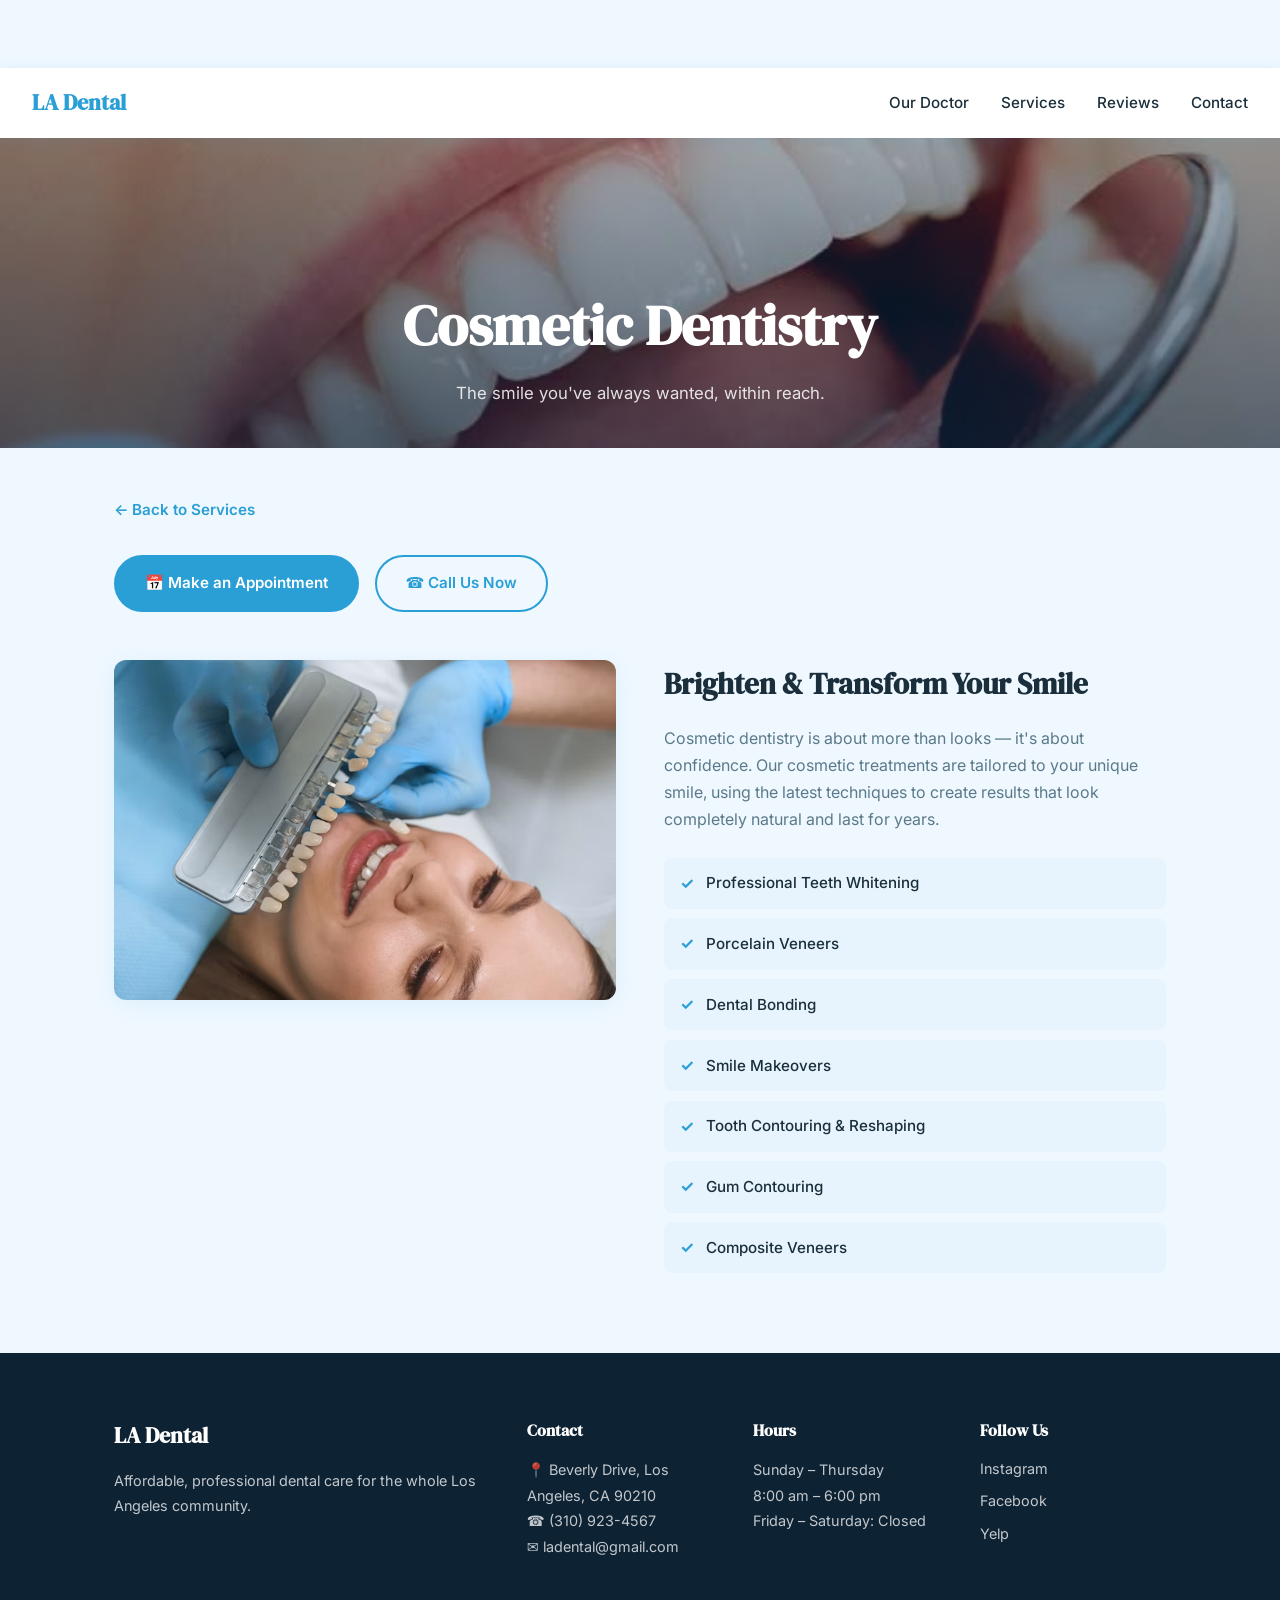
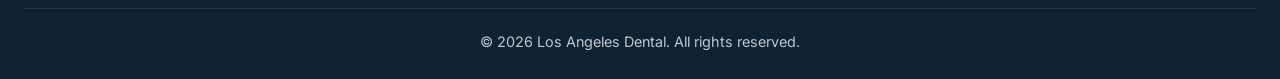
<file: cosmetic.html>
<!DOCTYPE html>
<html lang="en">
<head>
  <meta charset="UTF-8" />
  <meta name="viewport" content="width=device-width, initial-scale=1.0" />
  <title>Cosmetic Dentistry — LA Dental</title>
  <link rel="preconnect" href="https://fonts.googleapis.com" />
  <link rel="preconnect" href="https://fonts.gstatic.com" crossorigin />
  <link href="https://fonts.googleapis.com/css2?family=DM+Serif+Display:ital@0;1&family=Inter:wght@400;500;600&display=swap" rel="stylesheet" />
  <link rel="stylesheet" href="style.css" />
</head>
<body>
  <nav class="navbar">
    <a href="index.html" class="nav-logo">LA Dental</a>
    <button class="nav-toggle" id="navToggle" aria-label="Open navigation">
      <span></span><span></span><span></span>
    </button>
    <ul class="nav-links" id="navLinks">
      <li><a href="index.html#about">Our Doctor</a></li>
      <li><a href="index.html#services">Services</a></li>
      <li><a href="index.html#reviews">Reviews</a></li>
      <li><a href="index.html#footer">Contact</a></li>
    </ul>
  </nav>

  <div class="service-hero">
    <img src="Cosmetic 1.jpg" alt="Cosmetic Dentistry" />
    <div class="service-hero-text">
      <h1>Cosmetic Dentistry</h1>
      <p>The smile you've always wanted, within reach.</p>
    </div>
  </div>

  <div class="service-content">
    <a href="index.html#services" class="back-btn">← Back to Services</a>

    <div class="service-ctas">
      <a href="https://wa.me/13109234567" class="btn btn-primary">📅 Make an Appointment</a>
      <a href="tel:+13109234567" class="btn-outline-blue">☎ Call Us Now</a>
    </div>

    <div class="service-detail-grid">
      <div class="service-detail-img">
        <img src="Cosmetic 2.webp" alt="Cosmetic dental treatment" style="object-position: center 60%;" />
      </div>
      <div class="service-detail-text">
        <h2>Brighten & Transform Your Smile</h2>
        <p>Cosmetic dentistry is about more than looks — it's about confidence. Our cosmetic treatments are tailored to your unique smile, using the latest techniques to create results that look completely natural and last for years.</p>
        <ul class="treatment-list">
          <li>Professional Teeth Whitening</li>
          <li>Porcelain Veneers</li>
          <li>Dental Bonding</li>
          <li>Smile Makeovers</li>
          <li>Tooth Contouring & Reshaping</li>
          <li>Gum Contouring</li>
          <li>Composite Veneers</li>
        </ul>
      </div>
    </div>
  </div>

  <footer class="footer">
    <div class="container footer-grid">
      <div class="footer-col"><h3>LA Dental</h3><p>Affordable, professional dental care for the whole Los Angeles community.</p></div>
      <div class="footer-col"><h4>Contact</h4><p>📍 Beverly Drive, Los Angeles, CA 90210</p><p>☎ (310) 923-4567</p><p>✉️ ladental@gmail.com</p></div>
      <div class="footer-col"><h4>Hours</h4><p>Sunday – Thursday</p><p>8:00 am – 6:00 pm</p><p>Friday – Saturday: Closed</p></div>
      <div class="footer-col"><h4>Follow Us</h4><div class="footer-links"><a href="#">Instagram</a><a href="#">Facebook</a><a href="#">Yelp</a></div></div>
    </div>
    <div class="footer-bottom"><p>© 2026 Los Angeles Dental. All rights reserved.</p></div>
  </footer>
  <script src="script.js"></script>
</body>
</html>
</file>
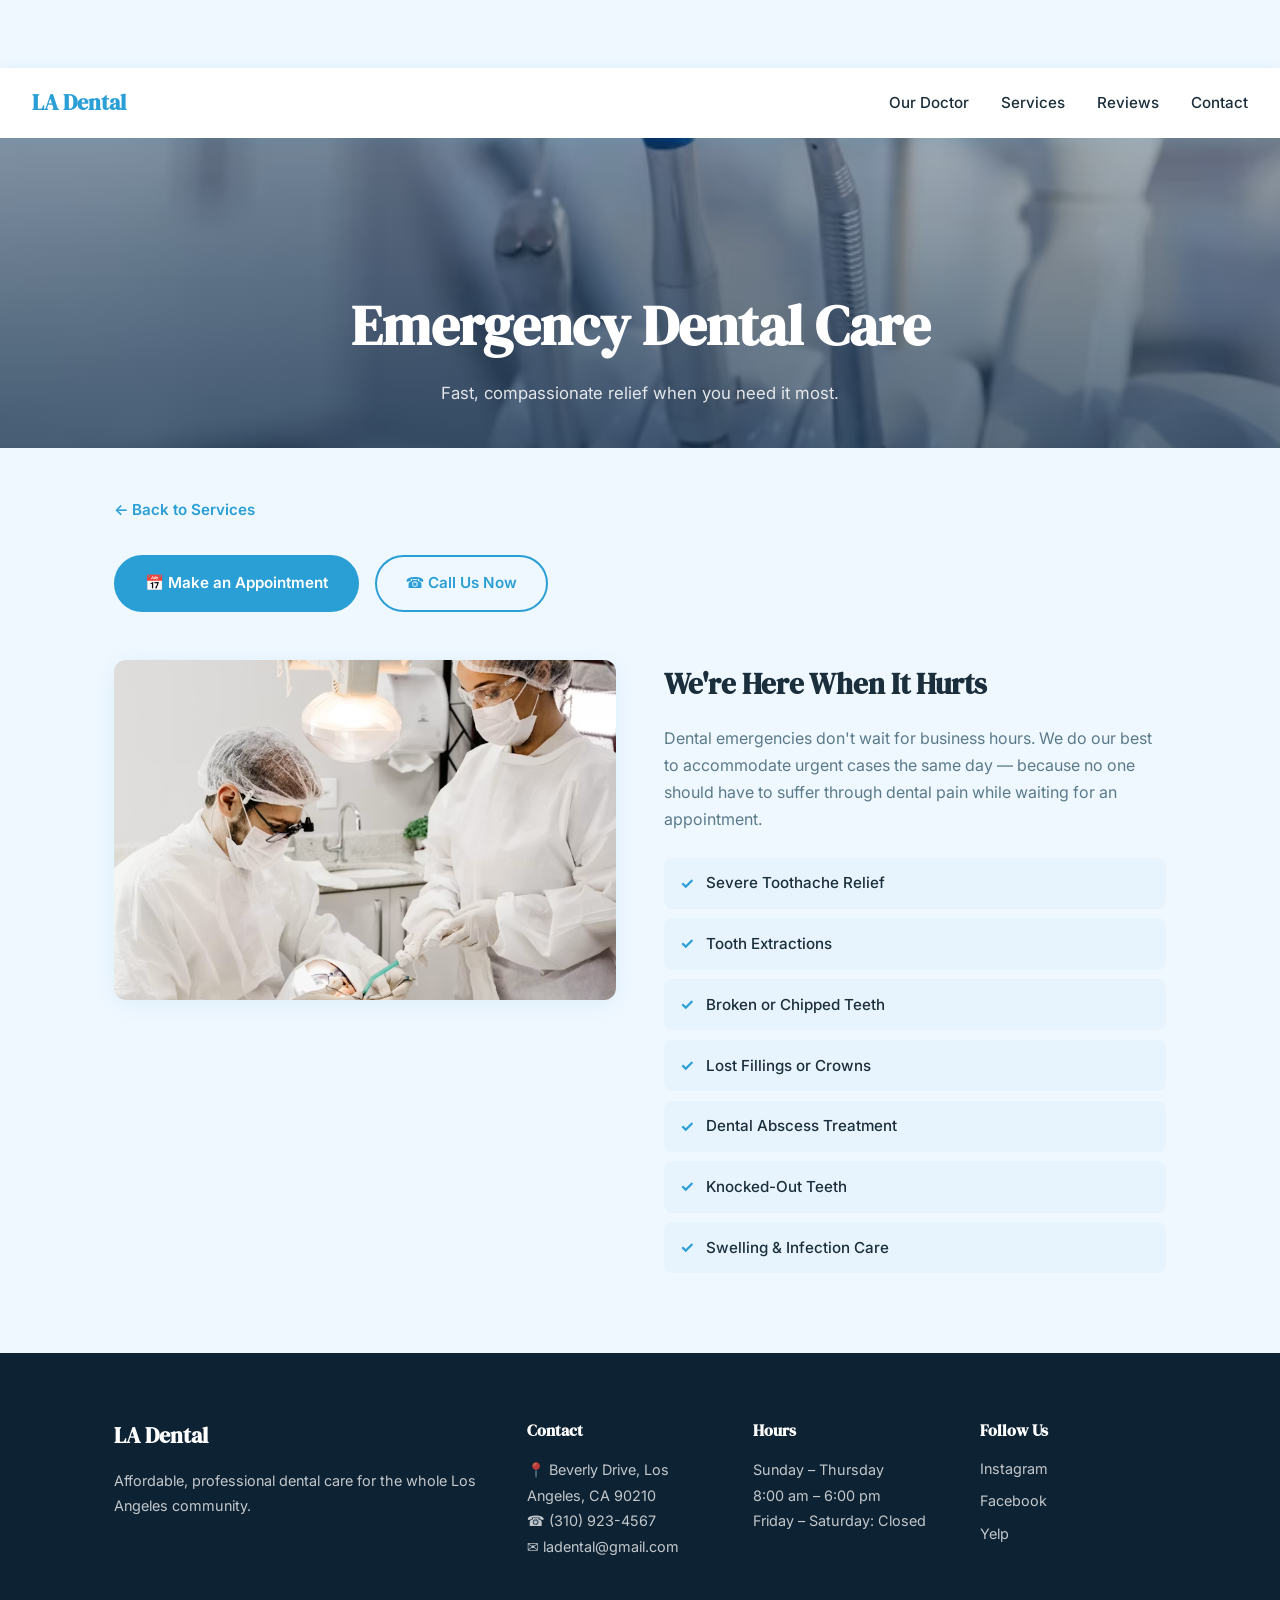
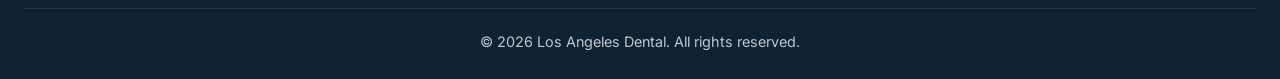
<file: emergency.html>
<!DOCTYPE html>
<html lang="en">
<head>
  <meta charset="UTF-8" />
  <meta name="viewport" content="width=device-width, initial-scale=1.0" />
  <title>Emergency Dental — LA Dental</title>
  <link rel="preconnect" href="https://fonts.googleapis.com" />
  <link rel="preconnect" href="https://fonts.gstatic.com" crossorigin />
  <link href="https://fonts.googleapis.com/css2?family=DM+Serif+Display:ital@0;1&family=Inter:wght@400;500;600&display=swap" rel="stylesheet" />
  <link rel="stylesheet" href="style.css" />
</head>
<body>
  <nav class="navbar">
    <a href="index.html" class="nav-logo">LA Dental</a>
    <button class="nav-toggle" id="navToggle" aria-label="Open navigation">
      <span></span><span></span><span></span>
    </button>
    <ul class="nav-links" id="navLinks">
      <li><a href="index.html#about">Our Doctor</a></li>
      <li><a href="index.html#services">Services</a></li>
      <li><a href="index.html#reviews">Reviews</a></li>
      <li><a href="index.html#footer">Contact</a></li>
    </ul>
  </nav>

  <div class="service-hero">
    <img src="emergency 1.jpg" alt="Emergency Dental Care" style="object-position: center 60%;" />
    <div class="service-hero-text">
      <h1>Emergency Dental Care</h1>
      <p>Fast, compassionate relief when you need it most.</p>
    </div>
  </div>

  <div class="service-content">
    <a href="index.html#services" class="back-btn">← Back to Services</a>

    <div class="service-ctas">
      <a href="https://wa.me/13109234567" class="btn btn-primary">📅 Make an Appointment</a>
      <a href="tel:+13109234567" class="btn-outline-blue">☎ Call Us Now</a>
    </div>

    <div class="service-detail-grid">
      <div class="service-detail-img">
        <img src="emergency 2.jpg" alt="Emergency dental treatment" />
      </div>
      <div class="service-detail-text">
        <h2>We're Here When It Hurts</h2>
        <p>Dental emergencies don't wait for business hours. We do our best to accommodate urgent cases the same day — because no one should have to suffer through dental pain while waiting for an appointment.</p>
        <ul class="treatment-list">
          <li>Severe Toothache Relief</li>
          <li>Tooth Extractions</li>
          <li>Broken or Chipped Teeth</li>
          <li>Lost Fillings or Crowns</li>
          <li>Dental Abscess Treatment</li>
          <li>Knocked-Out Teeth</li>
          <li>Swelling & Infection Care</li>
        </ul>
      </div>
    </div>
  </div>

  <footer class="footer">
    <div class="container footer-grid">
      <div class="footer-col"><h3>LA Dental</h3><p>Affordable, professional dental care for the whole Los Angeles community.</p></div>
      <div class="footer-col"><h4>Contact</h4><p>📍 Beverly Drive, Los Angeles, CA 90210</p><p>☎ (310) 923-4567</p><p>✉️ ladental@gmail.com</p></div>
      <div class="footer-col"><h4>Hours</h4><p>Sunday – Thursday</p><p>8:00 am – 6:00 pm</p><p>Friday – Saturday: Closed</p></div>
      <div class="footer-col"><h4>Follow Us</h4><div class="footer-links"><a href="#">Instagram</a><a href="#">Facebook</a><a href="#">Yelp</a></div></div>
    </div>
    <div class="footer-bottom"><p>© 2026 Los Angeles Dental. All rights reserved.</p></div>
  </footer>
  <script src="script.js"></script>
</body>
</html>
</file>
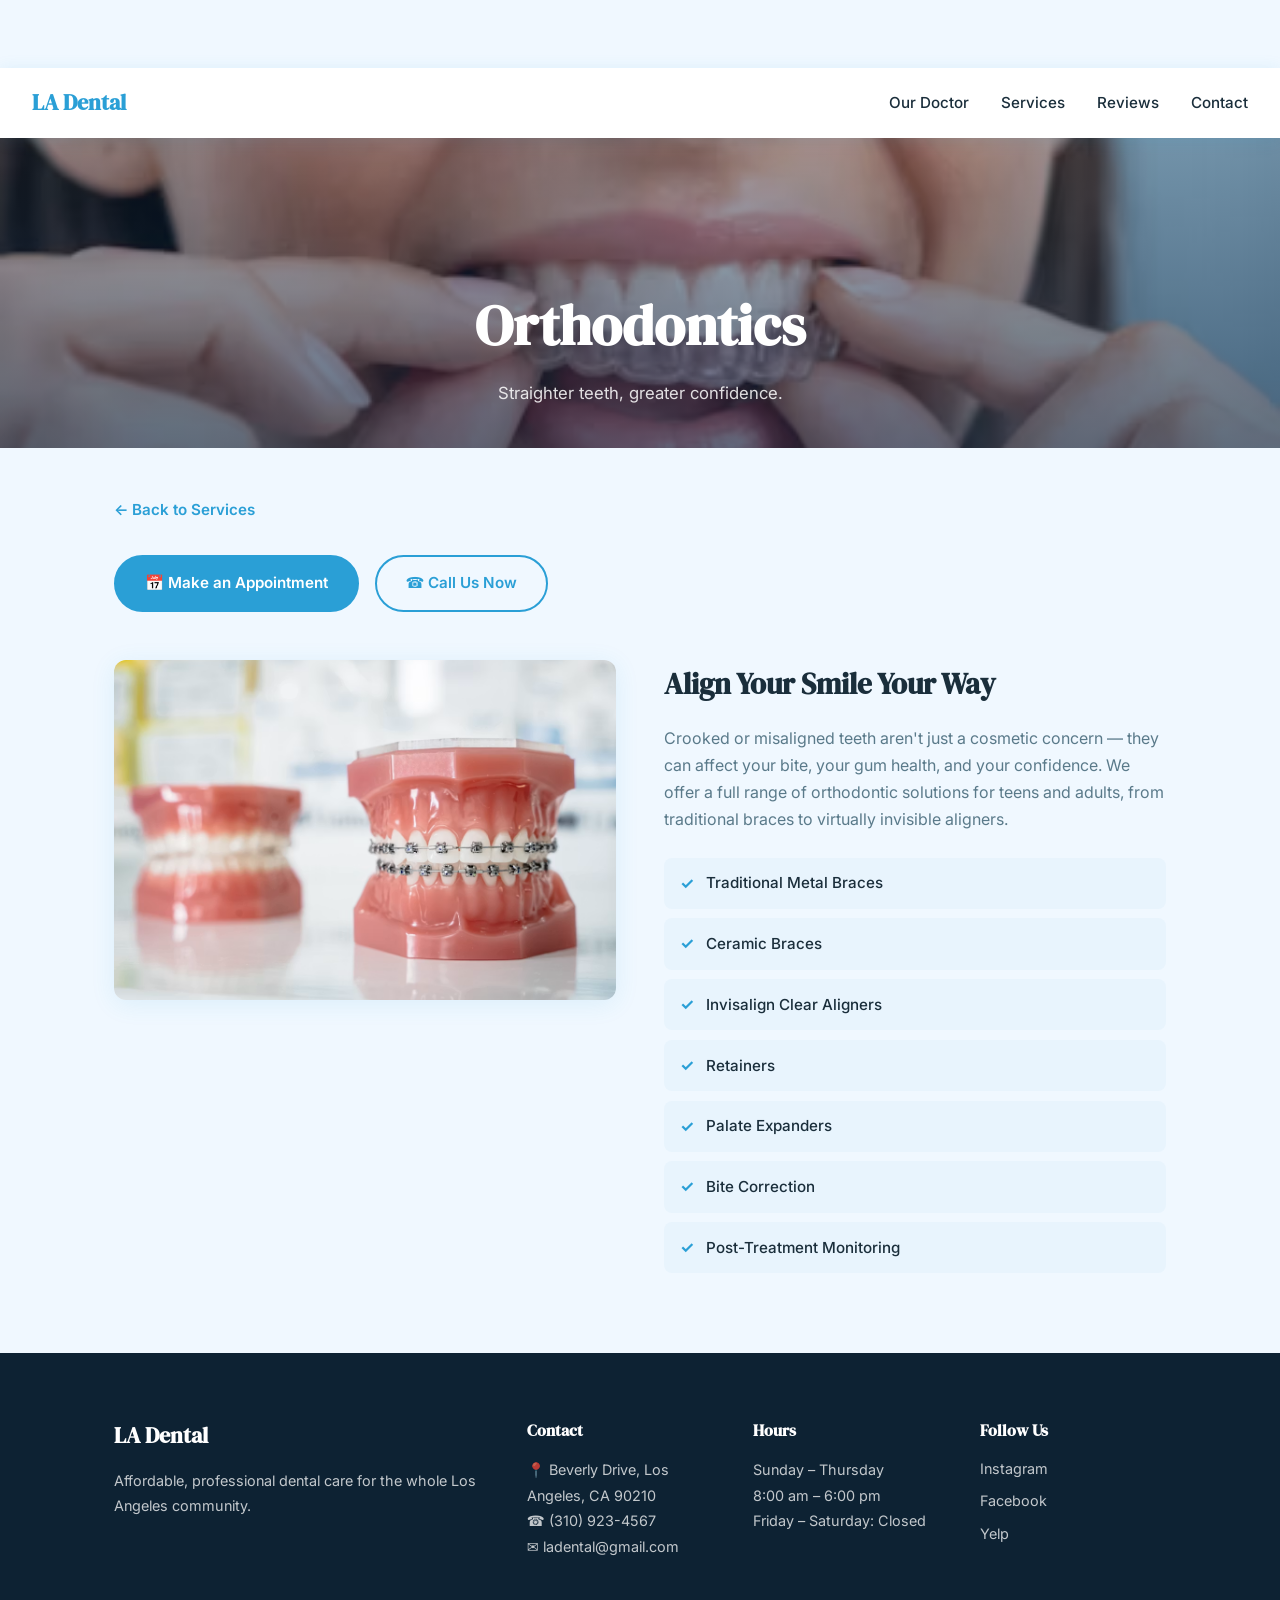
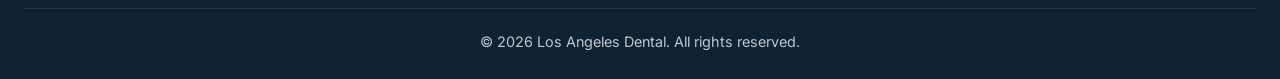
<file: orthodontics.html>
<!DOCTYPE html>
<html lang="en">
<head>
  <meta charset="UTF-8" />
  <meta name="viewport" content="width=device-width, initial-scale=1.0" />
  <title>Orthodontics — LA Dental</title>
  <link rel="preconnect" href="https://fonts.googleapis.com" />
  <link rel="preconnect" href="https://fonts.gstatic.com" crossorigin />
  <link href="https://fonts.googleapis.com/css2?family=DM+Serif+Display:ital@0;1&family=Inter:wght@400;500;600&display=swap" rel="stylesheet" />
  <link rel="stylesheet" href="style.css" />
</head>
<body>
  <nav class="navbar">
    <a href="index.html" class="nav-logo">LA Dental</a>
    <button class="nav-toggle" id="navToggle" aria-label="Open navigation">
      <span></span><span></span><span></span>
    </button>
    <ul class="nav-links" id="navLinks">
      <li><a href="index.html#about">Our Doctor</a></li>
      <li><a href="index.html#services">Services</a></li>
      <li><a href="index.html#reviews">Reviews</a></li>
      <li><a href="index.html#footer">Contact</a></li>
    </ul>
  </nav>

  <div class="service-hero">
    <img src="orthodontic 1.jpg" alt="Orthodontics" />
    <div class="service-hero-text">
      <h1>Orthodontics</h1>
      <p>Straighter teeth, greater confidence.</p>
    </div>
  </div>

  <div class="service-content">
    <a href="index.html#services" class="back-btn">← Back to Services</a>

    <div class="service-ctas">
      <a href="https://wa.me/13109234567" class="btn btn-primary">📅 Make an Appointment</a>
      <a href="tel:+13109234567" class="btn-outline-blue">☎ Call Us Now</a>
    </div>

    <div class="service-detail-grid">
      <div class="service-detail-img">
        <img src="Orthodontics 2.jpg" alt="Orthodontic treatment" style="object-position: right center;" />
      </div>
      <div class="service-detail-text">
        <h2>Align Your Smile Your Way</h2>
        <p>Crooked or misaligned teeth aren't just a cosmetic concern — they can affect your bite, your gum health, and your confidence. We offer a full range of orthodontic solutions for teens and adults, from traditional braces to virtually invisible aligners.</p>
        <ul class="treatment-list">
          <li>Traditional Metal Braces</li>
          <li>Ceramic Braces</li>
          <li>Invisalign Clear Aligners</li>
          <li>Retainers</li>
          <li>Palate Expanders</li>
          <li>Bite Correction</li>
          <li>Post-Treatment Monitoring</li>
        </ul>
      </div>
    </div>
  </div>

  <footer class="footer">
    <div class="container footer-grid">
      <div class="footer-col"><h3>LA Dental</h3><p>Affordable, professional dental care for the whole Los Angeles community.</p></div>
      <div class="footer-col"><h4>Contact</h4><p>📍 Beverly Drive, Los Angeles, CA 90210</p><p>☎ (310) 923-4567</p><p>✉️ ladental@gmail.com</p></div>
      <div class="footer-col"><h4>Hours</h4><p>Sunday – Thursday</p><p>8:00 am – 6:00 pm</p><p>Friday – Saturday: Closed</p></div>
      <div class="footer-col"><h4>Follow Us</h4><div class="footer-links"><a href="#">Instagram</a><a href="#">Facebook</a><a href="#">Yelp</a></div></div>
    </div>
    <div class="footer-bottom"><p>© 2026 Los Angeles Dental. All rights reserved.</p></div>
  </footer>
  <script src="script.js"></script>
</body>
</html>
</file>
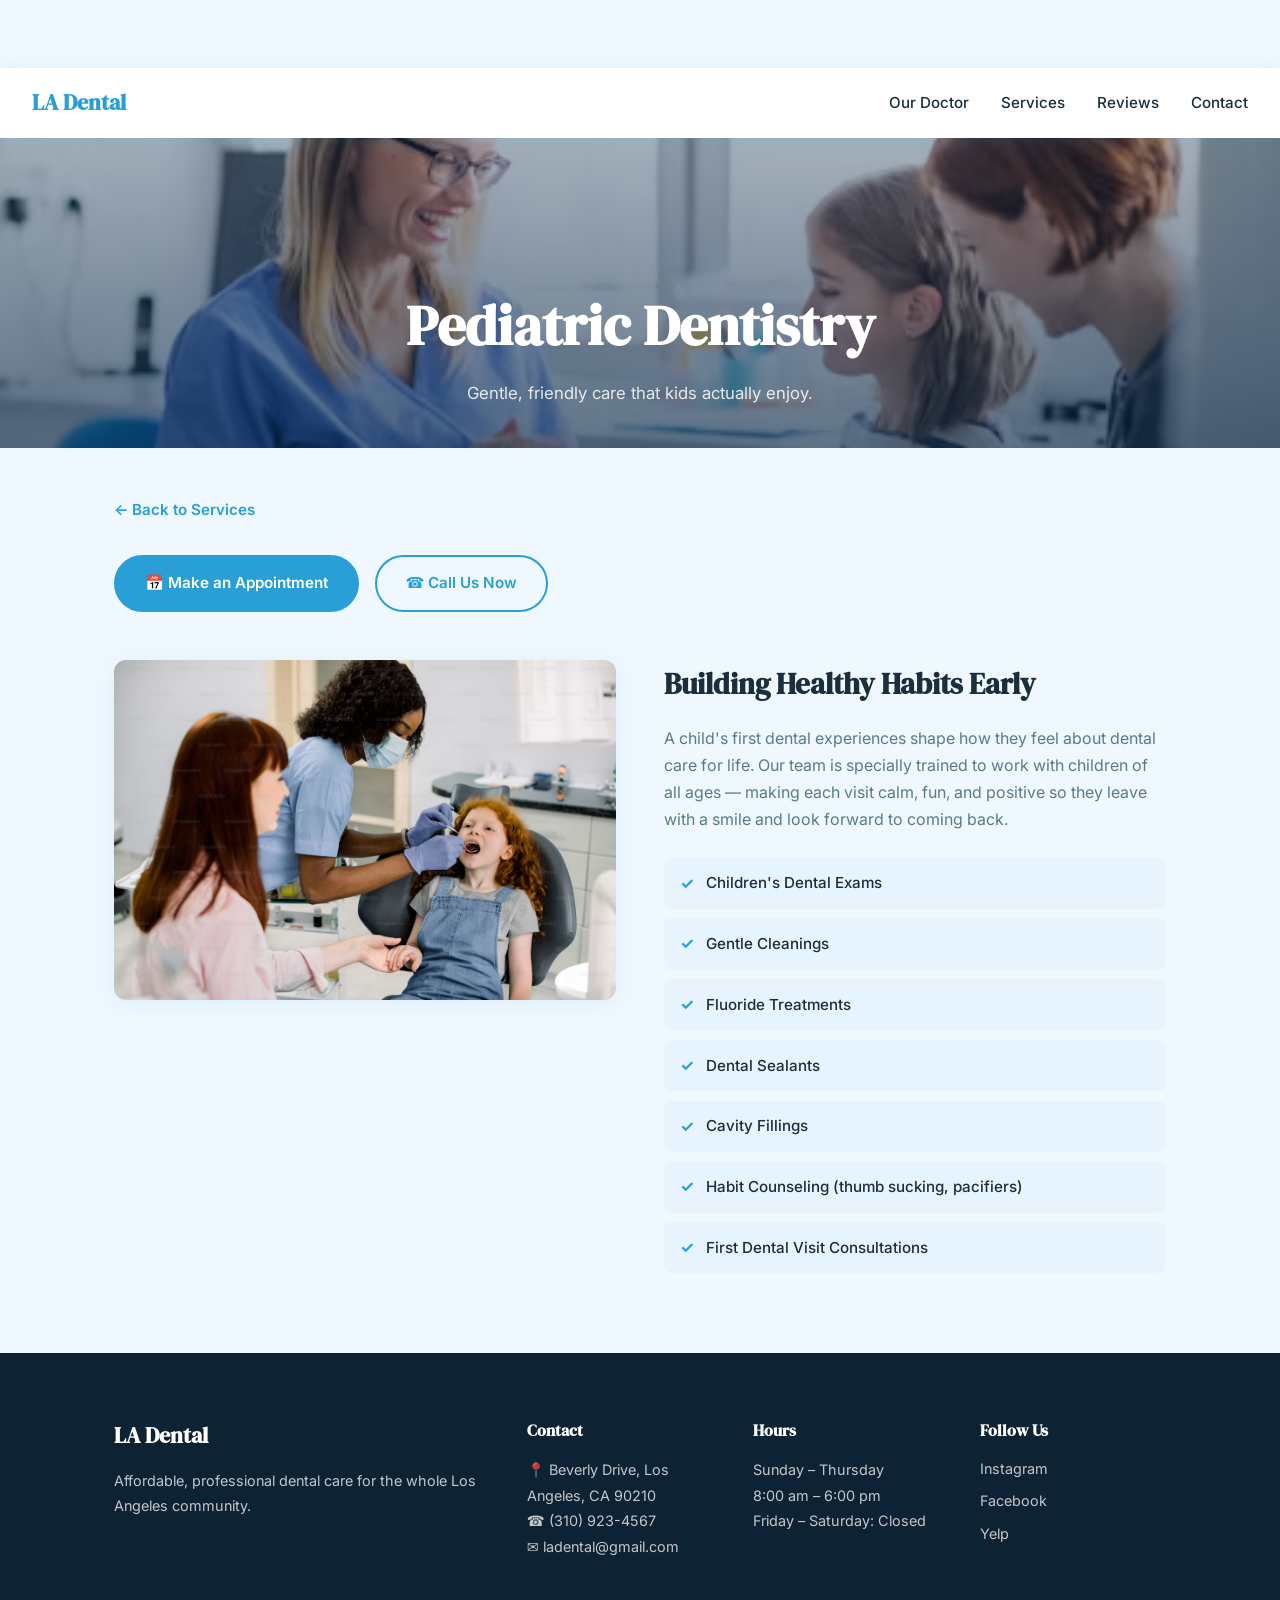
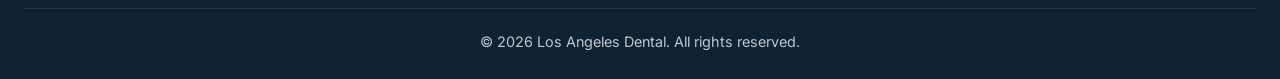
<file: pediatric.html>
<!DOCTYPE html>
<html lang="en">
<head>
  <meta charset="UTF-8" />
  <meta name="viewport" content="width=device-width, initial-scale=1.0" />
  <title>Pediatric Dentistry — LA Dental</title>
  <link rel="preconnect" href="https://fonts.googleapis.com" />
  <link rel="preconnect" href="https://fonts.gstatic.com" crossorigin />
  <link href="https://fonts.googleapis.com/css2?family=DM+Serif+Display:ital@0;1&family=Inter:wght@400;500;600&display=swap" rel="stylesheet" />
  <link rel="stylesheet" href="style.css" />
</head>
<body>
  <nav class="navbar">
    <a href="index.html" class="nav-logo">LA Dental</a>
    <button class="nav-toggle" id="navToggle" aria-label="Open navigation">
      <span></span><span></span><span></span>
    </button>
    <ul class="nav-links" id="navLinks">
      <li><a href="index.html#about">Our Doctor</a></li>
      <li><a href="index.html#services">Services</a></li>
      <li><a href="index.html#reviews">Reviews</a></li>
      <li><a href="index.html#footer">Contact</a></li>
    </ul>
  </nav>

  <div class="service-hero">
    <img src="pediatric 1.jpg" alt="Pediatric Dentistry" />
    <div class="service-hero-text">
      <h1>Pediatric Dentistry</h1>
      <p>Gentle, friendly care that kids actually enjoy.</p>
    </div>
  </div>

  <div class="service-content">
    <a href="index.html#services" class="back-btn">← Back to Services</a>

    <div class="service-ctas">
      <a href="https://wa.me/13109234567" class="btn btn-primary">📅 Make an Appointment</a>
      <a href="tel:+13109234567" class="btn-outline-blue">☎ Call Us Now</a>
    </div>

    <div class="service-detail-grid">
      <div class="service-detail-img">
        <img src="pediatric 2.jpg" alt="Pediatric dental treatment" />
      </div>
      <div class="service-detail-text">
        <h2>Building Healthy Habits Early</h2>
        <p>A child's first dental experiences shape how they feel about dental care for life. Our team is specially trained to work with children of all ages — making each visit calm, fun, and positive so they leave with a smile and look forward to coming back.</p>
        <ul class="treatment-list">
          <li>Children's Dental Exams</li>
          <li>Gentle Cleanings</li>
          <li>Fluoride Treatments</li>
          <li>Dental Sealants</li>
          <li>Cavity Fillings</li>
          <li>Habit Counseling (thumb sucking, pacifiers)</li>
          <li>First Dental Visit Consultations</li>
        </ul>
      </div>
    </div>
  </div>

  <footer class="footer">
    <div class="container footer-grid">
      <div class="footer-col"><h3>LA Dental</h3><p>Affordable, professional dental care for the whole Los Angeles community.</p></div>
      <div class="footer-col"><h4>Contact</h4><p>📍 Beverly Drive, Los Angeles, CA 90210</p><p>☎ (310) 923-4567</p><p>✉️ ladental@gmail.com</p></div>
      <div class="footer-col"><h4>Hours</h4><p>Sunday – Thursday</p><p>8:00 am – 6:00 pm</p><p>Friday – Saturday: Closed</p></div>
      <div class="footer-col"><h4>Follow Us</h4><div class="footer-links"><a href="#">Instagram</a><a href="#">Facebook</a><a href="#">Yelp</a></div></div>
    </div>
    <div class="footer-bottom"><p>© 2026 Los Angeles Dental. All rights reserved.</p></div>
  </footer>
  <script src="script.js"></script>
</body>
</html>
</file>
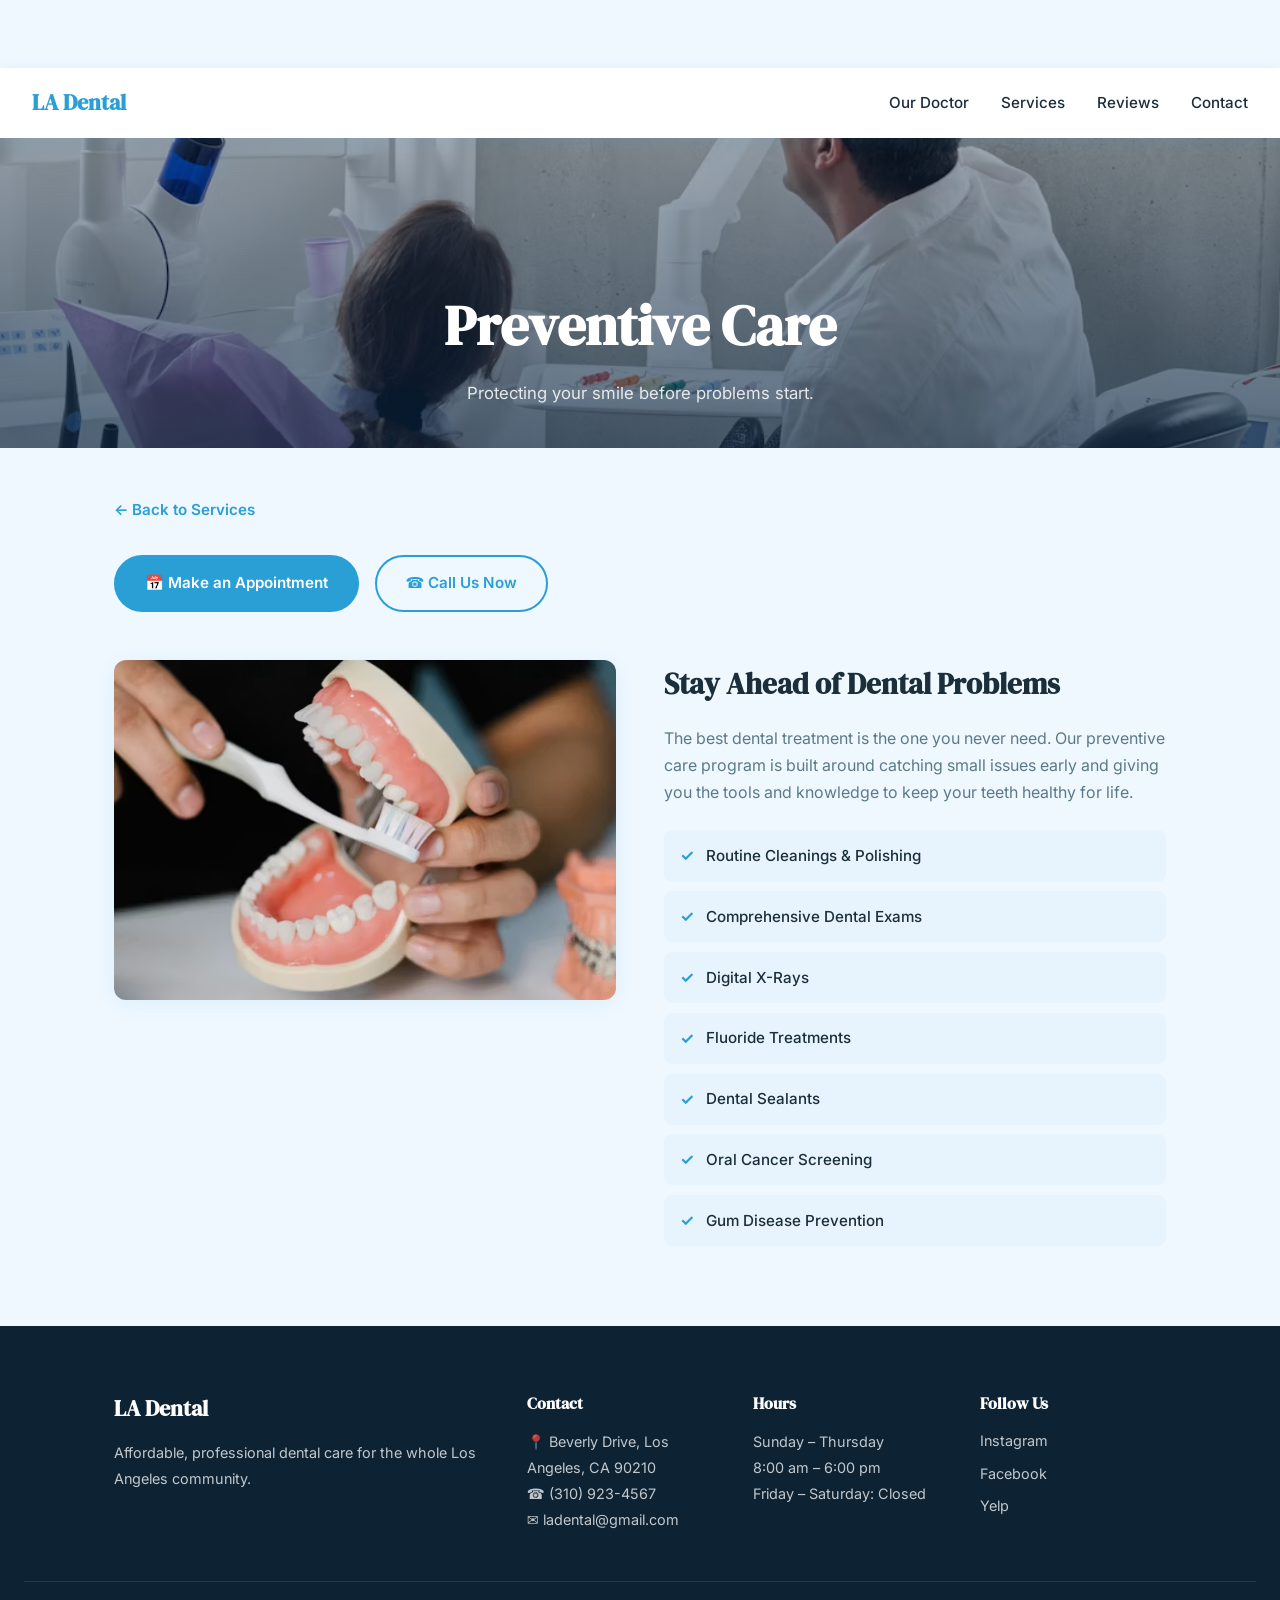
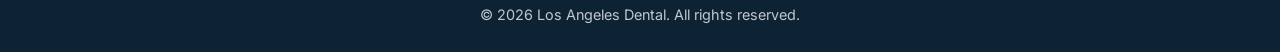
<file: preventive.html>
<!DOCTYPE html>
<html lang="en">
<head>
  <meta charset="UTF-8" />
  <meta name="viewport" content="width=device-width, initial-scale=1.0" />
  <title>Preventive Care — LA Dental</title>
  <link rel="preconnect" href="https://fonts.googleapis.com" />
  <link rel="preconnect" href="https://fonts.gstatic.com" crossorigin />
  <link href="https://fonts.googleapis.com/css2?family=DM+Serif+Display:ital@0;1&family=Inter:wght@400;500;600&display=swap" rel="stylesheet" />
  <link rel="stylesheet" href="style.css" />
</head>
<body>
  <nav class="navbar">
    <a href="index.html" class="nav-logo">LA Dental</a>
    <button class="nav-toggle" id="navToggle" aria-label="Open navigation">
      <span></span><span></span><span></span>
    </button>
    <ul class="nav-links" id="navLinks">
      <li><a href="index.html#about">Our Doctor</a></li>
      <li><a href="index.html#services">Services</a></li>
      <li><a href="index.html#reviews">Reviews</a></li>
      <li><a href="index.html#footer">Contact</a></li>
    </ul>
  </nav>

  <div class="service-hero">
    <img src="preventitive 1.jpg" alt="Preventive Care" style="object-position: center;" />
    <div class="service-hero-text">
      <h1>Preventive Care</h1>
      <p>Protecting your smile before problems start.</p>
    </div>
  </div>

  <div class="service-content">
    <a href="index.html#services" class="back-btn">← Back to Services</a>

    <div class="service-ctas">
      <a href="https://wa.me/13109234567" class="btn btn-primary">📅 Make an Appointment</a>
      <a href="tel:+13109234567" class="btn-outline-blue">☎ Call Us Now</a>
    </div>

    <div class="service-detail-grid">
      <div class="service-detail-img">
        <img src="preventitive 2.jpg" alt="Preventive dental care" style="object-position: center;" />
      </div>
      <div class="service-detail-text">
        <h2>Stay Ahead of Dental Problems</h2>
        <p>The best dental treatment is the one you never need. Our preventive care program is built around catching small issues early and giving you the tools and knowledge to keep your teeth healthy for life.</p>
        <ul class="treatment-list">
          <li>Routine Cleanings & Polishing</li>
          <li>Comprehensive Dental Exams</li>
          <li>Digital X-Rays</li>
          <li>Fluoride Treatments</li>
          <li>Dental Sealants</li>
          <li>Oral Cancer Screening</li>
          <li>Gum Disease Prevention</li>
        </ul>
      </div>
    </div>
  </div>

  <footer class="footer">
    <div class="container footer-grid">
      <div class="footer-col"><h3>LA Dental</h3><p>Affordable, professional dental care for the whole Los Angeles community.</p></div>
      <div class="footer-col"><h4>Contact</h4><p>📍 Beverly Drive, Los Angeles, CA 90210</p><p>☎ (310) 923-4567</p><p>✉️ ladental@gmail.com</p></div>
      <div class="footer-col"><h4>Hours</h4><p>Sunday – Thursday</p><p>8:00 am – 6:00 pm</p><p>Friday – Saturday: Closed</p></div>
      <div class="footer-col"><h4>Follow Us</h4><div class="footer-links"><a href="#">Instagram</a><a href="#">Facebook</a><a href="#">Yelp</a></div></div>
    </div>
    <div class="footer-bottom"><p>© 2026 Los Angeles Dental. All rights reserved.</p></div>
  </footer>
  <script src="script.js"></script>
</body>
</html>
</file>
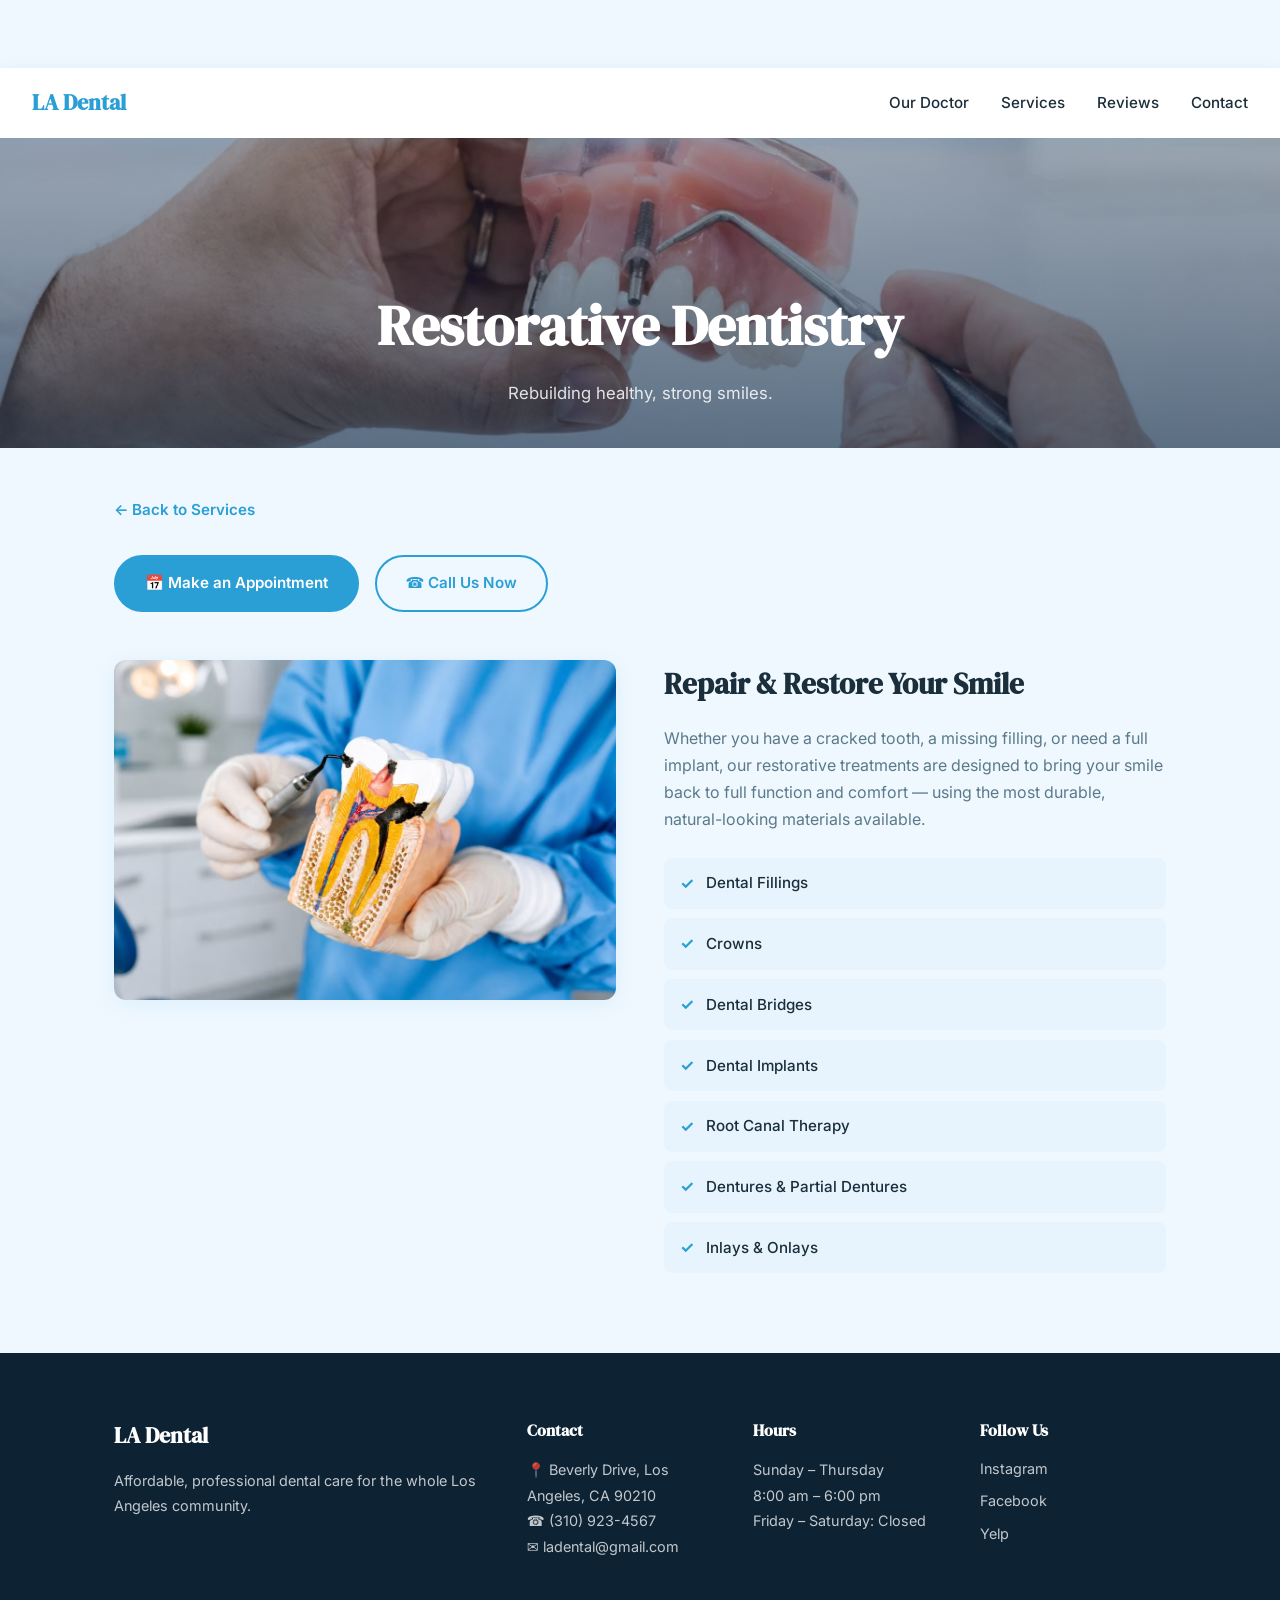
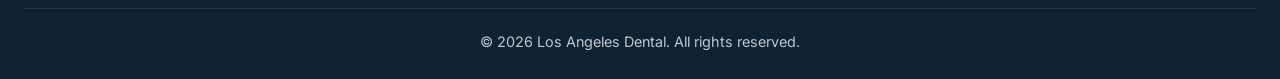
<file: restorative.html>
<!DOCTYPE html>
<html lang="en">
<head>
  <meta charset="UTF-8" />
  <meta name="viewport" content="width=device-width, initial-scale=1.0" />
  <title>Restorative Dentistry — LA Dental</title>
  <link rel="preconnect" href="https://fonts.googleapis.com" />
  <link rel="preconnect" href="https://fonts.gstatic.com" crossorigin />
  <link href="https://fonts.googleapis.com/css2?family=DM+Serif+Display:ital@0;1&family=Inter:wght@400;500;600&display=swap" rel="stylesheet" />
  <link rel="stylesheet" href="style.css" />
</head>
<body>
  <nav class="navbar">
    <a href="index.html" class="nav-logo">LA Dental</a>
    <button class="nav-toggle" id="navToggle" aria-label="Open navigation">
      <span></span><span></span><span></span>
    </button>
    <ul class="nav-links" id="navLinks">
      <li><a href="index.html#about">Our Doctor</a></li>
      <li><a href="index.html#services">Services</a></li>
      <li><a href="index.html#reviews">Reviews</a></li>
      <li><a href="index.html#footer">Contact</a></li>
    </ul>
  </nav>

  <div class="service-hero">
    <img src="restorative dentistry image 1.jpg" alt="Restorative Dentistry" style="object-position: center 25%;" />
    <div class="service-hero-text">
      <h1>Restorative Dentistry</h1>
      <p>Rebuilding healthy, strong smiles.</p>
    </div>
  </div>

  <div class="service-content">
    <a href="index.html#services" class="back-btn">← Back to Services</a>

    <div class="service-ctas">
      <a href="https://wa.me/13109234567" class="btn btn-primary">📅 Make an Appointment</a>
      <a href="tel:+13109234567" class="btn-outline-blue">☎ Call Us Now</a>
    </div>

    <div class="service-detail-grid">
      <div class="service-detail-img">
        <img src="restorative dentistry image 2.jpg" alt="Restorative dental treatment" />
      </div>
      <div class="service-detail-text">
        <h2>Repair & Restore Your Smile</h2>
        <p>Whether you have a cracked tooth, a missing filling, or need a full implant, our restorative treatments are designed to bring your smile back to full function and comfort — using the most durable, natural-looking materials available.</p>
        <ul class="treatment-list">
          <li>Dental Fillings</li>
          <li>Crowns</li>
          <li>Dental Bridges</li>
          <li>Dental Implants</li>
          <li>Root Canal Therapy</li>
          <li>Dentures & Partial Dentures</li>
          <li>Inlays & Onlays</li>
        </ul>
      </div>
    </div>
  </div>

  <footer class="footer">
    <div class="container footer-grid">
      <div class="footer-col">
        <h3>LA Dental</h3>
        <p>Affordable, professional dental care for the whole Los Angeles community.</p>
      </div>
      <div class="footer-col">
        <h4>Contact</h4>
        <p>📍 Beverly Drive, Los Angeles, CA 90210</p>
        <p>☎ (310) 923-4567</p>
        <p>✉️ ladental@gmail.com</p>
      </div>
      <div class="footer-col">
        <h4>Hours</h4>
        <p>Sunday – Thursday</p>
        <p>8:00 am – 6:00 pm</p>
        <p>Friday – Saturday: Closed</p>
      </div>
      <div class="footer-col">
        <h4>Follow Us</h4>
        <div class="footer-links">
          <a href="#">Instagram</a>
          <a href="#">Facebook</a>
          <a href="#">Yelp</a>
        </div>
      </div>
    </div>
    <div class="footer-bottom"><p>© 2026 Los Angeles Dental. All rights reserved.</p></div>
  </footer>
  <script src="script.js"></script>
</body>
</html>
</file>
<file: style.css>
/* =============================================
   GOOGLE FONT
============================================= */
@import url('https://fonts.googleapis.com/css2?family=DM+Serif+Display:ital@0;1&family=Inter:wght@400;500;600&display=swap');


/* =============================================
   RESET & BASE
============================================= */
*, *::before, *::after {
  box-sizing: border-box;
  margin: 0;
  padding: 0;
}

html { scroll-behavior: smooth; }

body {
  font-family: 'Inter', system-ui, sans-serif;
  background-color: var(--clr-bg);
  color: var(--clr-text);
  line-height: 1.7;
  animation: pageFadeIn 0.4s ease both;
}

img { display: block; max-width: 100%; height: auto; }
a  { text-decoration: none; color: inherit; }
ul { list-style: none; }

h1, h2, h3, h4, .nav-logo {
  font-family: 'DM Serif Display', serif;
}


/* =============================================
   CSS VARIABLES
============================================= */
:root {
  --clr-bg:          #f0f8ff; /* very light sky blue page background */
  --clr-bg-alt:      #e0f0fa; /* slightly deeper blue for alternate sections */
  --clr-blue:        #2a9fd6; /* main brand blue — buttons, accents */
  --clr-blue-dk:     #1a7aad; /* darker blue for hover states */
  --clr-blue-light:  #e8f4fd; /* pale blue for card backgrounds */
  --clr-white:       #ffffff;
  --clr-text:        #1a2e3b; /* deep navy for body text */
  --clr-muted:       #5a7a8a; /* softer blue-grey for subtitles */

  --max-width:    1100px;
  --section-pad:  5rem 1.5rem;
  --radius:       12px;
  --shadow:       0 4px 24px rgba(42, 159, 214, 0.10);
}


/* =============================================
   UTILITIES
============================================= */
.container {
  max-width: var(--max-width);
  margin: 0 auto;
  padding: 0 1.5rem;
}

.section { padding: var(--section-pad); }

/* Alternate sections use slightly deeper bg */
.reviews { background-color: var(--clr-bg-alt); }

/* Small uppercase label above section headings */
.section-label {
  font-size: 0.75rem;
  font-weight: 600;
  letter-spacing: 3px;
  text-transform: uppercase;
  color: var(--clr-blue);
  margin-bottom: 0.5rem;
}

.section h2 {
  font-size: clamp(1.8rem, 4vw, 2.6rem);
  color: var(--clr-text);
  margin-bottom: 0.5rem;
}

.section-sub {
  color: var(--clr-muted);
  max-width: 600px;
  margin-bottom: 3rem;
}

/* Primary blue button */
.btn {
  display: inline-block;
  padding: 0.85rem 1.8rem;
  border-radius: 50px;
  font-weight: 600;
  font-size: 0.95rem;
  cursor: pointer;
  transition: background-color 0.2s, transform 0.15s, color 0.2s;
}

.btn-primary {
  background-color: var(--clr-blue);
  color: var(--clr-white);
  border: 2px solid var(--clr-blue);
}

.btn-primary:hover {
  background-color: var(--clr-blue-dk);
  border-color: var(--clr-blue-dk);
  transform: translateY(-2px);
}

/* Ghost/outline button */
.btn-outline {
  background-color: transparent;
  color: var(--clr-white);
  border: 2px solid rgba(255,255,255,0.8);
}

.btn-outline:hover {
  background-color: rgba(255,255,255,0.15);
  transform: translateY(-2px);
}


/* =============================================
   PAGE TRANSITIONS
============================================= */
@keyframes pageFadeIn {
  from { opacity: 0; transform: translateY(8px); }
  to   { opacity: 1; transform: translateY(0); }
}

body.fade-out {
  animation: pageFadeOut 0.3s ease both;
}

@keyframes pageFadeOut {
  from { opacity: 1; }
  to   { opacity: 0; }
}


/* =============================================
   NAVBAR
============================================= */
.navbar {
  position: fixed;
  top: 0; left: 0; right: 0;
  z-index: 1000;
  display: flex;
  align-items: center;
  justify-content: space-between;
  padding: 1rem 2rem;
  background-color: var(--clr-white);
  box-shadow: 0 2px 16px rgba(42,159,214,0.12);
}

.nav-logo {
  font-size: 1.4rem;
  font-weight: 700;
  color: var(--clr-blue);
}

.nav-links {
  display: flex;
  gap: 2rem;
}

.nav-links a {
  font-size: 0.95rem;
  font-weight: 500;
  color: var(--clr-text);
  transition: color 0.2s;
}

.nav-links a:hover { color: var(--clr-blue); }

.nav-toggle {
  display: none;
  flex-direction: column;
  gap: 5px;
  background: none;
  border: none;
  cursor: pointer;
}

.nav-toggle span {
  display: block;
  width: 24px;
  height: 2px;
  background-color: var(--clr-blue);
  border-radius: 2px;
  transition: all 0.3s;
}


/* =============================================
   HERO
   Full-screen image with overlay, centred text,
   two buttons, and a frosted glass info box.
============================================= */
.hero {
  position: relative;
  min-height: 100vh;
  display: flex;
  align-items: center;
  justify-content: center;
  text-align: center;
  padding: 8rem 1.5rem 4rem;
  overflow: hidden;
}

/* The background photo fills the full section */
.hero-bg {
  position: absolute;
  inset: 0;
  width: 100%;
  height: 100%;
  object-fit: cover;
  object-position: center top;
  z-index: 0;
}

/* Dark blue tinted overlay so white text stays readable */
.hero-overlay {
  position: absolute;
  inset: 0;
  background: linear-gradient(
    to bottom,
    rgba(10, 40, 70, 0.55) 0%,
    rgba(10, 40, 70, 0.70) 100%
  );
  z-index: 1;
}

.hero-content {
  position: relative;
  z-index: 2;
  color: var(--clr-white);
  max-width: 750px;
  width: 100%;
}

.hero-eyebrow {
  font-size: 0.8rem;
  letter-spacing: 3px;
  text-transform: uppercase;
  color: rgba(255,255,255,0.75);
  margin-bottom: 1rem;
}

.hero h1 {
  font-size: clamp(2.4rem, 7vw, 4.5rem);
  line-height: 1.1;
  margin-bottom: 1rem;
}

.hero-tagline {
  font-size: 1.1rem;
  color: rgba(255,255,255,0.85);
  margin-bottom: 2rem;
}

.hero-buttons {
  display: flex;
  gap: 1rem;
  justify-content: center;
  flex-wrap: wrap;
  margin-bottom: 3rem;
}

/* Frosted glass info box */
.hero-info-box {
  display: flex;
  align-items: center;
  gap: 2rem;
  justify-content: center;
  background: rgba(255, 255, 255, 0.12);
  backdrop-filter: blur(12px);
  -webkit-backdrop-filter: blur(12px);
  border: 1px solid rgba(255,255,255,0.25);
  border-radius: var(--radius);
  padding: 1.5rem 2.5rem;
  text-align: left;
}

.info-col h4 {
  font-family: 'DM Serif Display', serif;
  font-size: 1rem;
  color: rgba(255,255,255,0.7);
  margin-bottom: 0.3rem;
}

.info-col p {
  font-size: 0.9rem;
  color: var(--clr-white);
  margin-bottom: 0.15rem;
}

.info-divider {
  width: 1px;
  height: 60px;
  background: rgba(255,255,255,0.3);
}


/* =============================================
   ABOUT THE DOCTOR
============================================= */
.about { background-color: var(--clr-white); }

.about-grid {
  display: grid;
  grid-template-columns: 280px 1fr;
  gap: 4rem;
  align-items: center;
}

/* Circular doctor photo */
.doctor-photo {
  width: 260px;
  height: 260px;
  border-radius: 50%;
  object-fit: cover;
  border: 5px solid var(--clr-blue-light);
  box-shadow: 0 0 0 8px var(--clr-bg-alt);
}

.about-text h2 { margin-bottom: 1rem; }

.about-text p {
  color: var(--clr-muted);
  margin-bottom: 1rem;
}

.education {
  margin-top: 1.5rem;
  padding: 1.25rem 1.5rem;
  background: var(--clr-blue-light);
  border-radius: var(--radius);
}

.education h4 {
  color: var(--clr-blue-dk);
  margin-bottom: 1rem;
  font-size: 1rem;
}

/* Horizontal row of school cards */
.school-row {
  display: flex;
  gap: 1rem;
  flex-wrap: wrap;
}

.school-card {
  display: flex;
  flex-direction: column;
  align-items: center;
  text-align: center;
  gap: 0.6rem;
  flex: 1;
  min-width: 120px;
}

.school-card img {
  width: 72px;
  height: 72px;
  border-radius: 50%;
  object-fit: cover;
  border: 2px solid var(--clr-blue);
}

.school-info {
  display: flex;
  flex-direction: column;
  gap: 0.2rem;
}

.school-info strong {
  font-size: 0.8rem;
  color: var(--clr-text);
  line-height: 1.3;
}

.school-info span {
  font-size: 0.75rem;
  color: var(--clr-muted);
}


/* =============================================
   SERVICES
   6-card grid. Each card has an SVG tooth icon,
   title, short description, and a "learn more" link.
   Clicking the card navigates to the service page.
============================================= */
.services { background-color: var(--clr-bg); }

.services-grid {
  display: grid;
  grid-template-columns: repeat(3, 1fr);
  gap: 1.5rem;
}

.service-card {
  background: var(--clr-white);
  border: 1.5px solid var(--clr-blue-light);
  border-radius: var(--radius);
  padding: 2rem 1.5rem 1.5rem;
  text-align: center;
  cursor: pointer;
  transition: transform 0.2s, box-shadow 0.2s, border-color 0.2s;
  display: flex;
  flex-direction: column;
  align-items: center;
}

.service-card:hover {
  transform: translateY(-5px);
  box-shadow: var(--shadow);
  border-color: var(--clr-blue);
}

.service-icon {
  width: 72px;
  height: 72px;
  margin-bottom: 1.25rem;
}

.service-icon svg { width: 100%; height: 100%; }

.service-card h3 {
  font-size: 1.05rem;
  color: var(--clr-text);
  margin-bottom: 0.5rem;
}

.service-card p {
  font-size: 0.88rem;
  color: var(--clr-muted);
  flex-grow: 1;
  margin-bottom: 1rem;
}

.card-link {
  font-size: 0.85rem;
  font-weight: 600;
  color: var(--clr-blue);
  transition: color 0.2s;
}

.service-card:hover .card-link { color: var(--clr-blue-dk); }


/* =============================================
   PATIENT REVIEWS
   Horizontally scrollable cards with prev/next arrows.
============================================= */
.reviews-wrapper {
  position: relative;
  display: flex;
  align-items: center;
  gap: 1rem;
}

.reviews-track {
  display: flex;
  gap: 1.5rem;
  overflow-x: auto;
  scroll-behavior: smooth;
  padding: 1rem 0.25rem;
  /* hide the scrollbar visually */
  scrollbar-width: none;
}

.reviews-track::-webkit-scrollbar { display: none; }

.review-card {
  min-width: 300px;
  max-width: 300px;
  background: var(--clr-white);
  border-radius: var(--radius);
  padding: 1.75rem;
  box-shadow: var(--shadow);
  border: 1px solid var(--clr-blue-light);
  flex-shrink: 0;
}

.stars {
  color: #f5a623;
  font-size: 1.1rem;
  margin-bottom: 0.75rem;
  letter-spacing: 2px;
}

.review-card p {
  font-size: 0.92rem;
  color: var(--clr-text);
  line-height: 1.7;
  font-style: italic;
  margin-bottom: 1rem;
}

.reviewer {
  font-size: 0.85rem;
  font-weight: 600;
  color: var(--clr-blue);
}

/* Prev / Next arrow buttons */
.review-arrow {
  flex-shrink: 0;
  width: 42px;
  height: 42px;
  border-radius: 50%;
  border: 2px solid var(--clr-blue);
  background: var(--clr-white);
  color: var(--clr-blue);
  font-size: 1.1rem;
  cursor: pointer;
  transition: background 0.2s, color 0.2s;
  display: flex;
  align-items: center;
  justify-content: center;
}

.review-arrow:hover {
  background: var(--clr-blue);
  color: var(--clr-white);
}


/* =============================================
   FOOTER
============================================= */
.footer {
  background-color: #0d2233;
  color: rgba(255,255,255,0.75);
  padding: 4rem 1.5rem 1.5rem;
}

.footer-grid {
  display: grid;
  grid-template-columns: 2fr 1fr 1fr 1fr;
  gap: 2.5rem;
  margin-bottom: 3rem;
}

.footer h3 {
  color: var(--clr-white);
  font-size: 1.4rem;
  margin-bottom: 0.75rem;
}

.footer h4 {
  color: var(--clr-white);
  font-size: 1rem;
  margin-bottom: 0.75rem;
}

.footer p {
  font-size: 0.9rem;
  line-height: 1.8;
}

.footer-links {
  display: flex;
  flex-direction: column;
  gap: 0.5rem;
}

.footer-links a {
  font-size: 0.9rem;
  color: rgba(255,255,255,0.75);
  transition: color 0.2s;
}

.footer-links a:hover { color: var(--clr-blue); }

.footer-bottom {
  border-top: 1px solid rgba(255,255,255,0.1);
  padding-top: 1.25rem;
  text-align: center;
  font-size: 0.85rem;
}


/* =============================================
   SERVICE SUB-PAGES
   Shared layout for all 6 service detail pages.
============================================= */
.service-hero {
  position: relative;
  height: 380px;
  margin-top: 68px;
  overflow: hidden;
}

.service-hero img {
  width: 100%;
  height: 100%;
  object-fit: cover;
  object-position: center 20%;
}

.service-hero::after {
  content: '';
  position: absolute;
  inset: 0;
  background: linear-gradient(rgba(10,40,70,0.3), rgba(10,40,70,0.65));
}

.service-hero-text {
  position: absolute;
  bottom: 2.5rem;
  left: 0; right: 0;
  text-align: center;
  z-index: 1;
  color: var(--clr-white);
  padding: 0 1.5rem;
}

.service-hero-text h1 {
  font-size: clamp(2rem, 6vw, 3.5rem);
  margin-bottom: 0.4rem;
}

.service-hero-text p {
  font-size: 1.05rem;
  opacity: 0.85;
}

.service-content {
  max-width: var(--max-width);
  margin: 0 auto;
  padding: 3rem 1.5rem 5rem;
}

/* Appointment + Call buttons at top of service page */
.service-ctas {
  display: flex;
  gap: 1rem;
  margin-bottom: 3rem;
  flex-wrap: wrap;
}

.service-ctas .btn-primary {
  color: var(--clr-white);
}

.service-ctas .btn-outline-blue {
  background: transparent;
  color: var(--clr-blue);
  border: 2px solid var(--clr-blue);
  border-radius: 50px;
  padding: 0.85rem 1.8rem;
  font-weight: 600;
  font-size: 0.95rem;
  cursor: pointer;
  transition: background 0.2s, color 0.2s;
  display: inline-block;
}

.service-ctas .btn-outline-blue:hover {
  background: var(--clr-blue);
  color: var(--clr-white);
}

.back-btn {
  display: inline-block;
  margin-bottom: 2rem;
  color: var(--clr-blue);
  font-weight: 600;
  font-size: 0.95rem;
  transition: color 0.2s, transform 0.2s;
}

.back-btn:hover {
  color: var(--clr-blue-dk);
  transform: translateX(-3px);
}

.service-detail-grid {
  display: grid;
  grid-template-columns: 1fr 1fr;
  gap: 3rem;
  align-items: start;
  margin-top: 2rem;
}

.service-detail-img {
  border-radius: var(--radius);
  overflow: hidden;
  box-shadow: var(--shadow);
}

.service-detail-img img {
  width: 100%;
  height: 340px;
  object-fit: cover;
  object-position: center 20%;
}

.service-detail-text h2 {
  font-size: 1.8rem;
  color: var(--clr-text);
  margin-bottom: 1rem;
}

.service-detail-text p {
  color: var(--clr-muted);
  margin-bottom: 1.5rem;
}

.treatment-list {
  list-style: none;
  display: flex;
  flex-direction: column;
  gap: 0.6rem;
}

.treatment-list li {
  display: flex;
  align-items: center;
  gap: 0.75rem;
  padding: 0.75rem 1rem;
  background: var(--clr-blue-light);
  border-radius: 8px;
  font-size: 0.95rem;
  color: var(--clr-text);
  font-weight: 500;
}

.treatment-list li::before {
  content: '✓';
  color: var(--clr-blue);
  font-weight: 700;
  font-size: 1rem;
  flex-shrink: 0;
}


/* =============================================
   MOBILE — MEDIA QUERIES
============================================= */
@media (max-width: 768px) {

  .nav-toggle { display: flex; }

  .nav-links {
    display: none;
    flex-direction: column;
    gap: 0;
    position: absolute;
    top: 100%;
    left: 0; right: 0;
    background-color: var(--clr-white);
    padding: 0.5rem 0 1rem;
    box-shadow: 0 6px 20px rgba(42,159,214,0.15);
  }

  .nav-links.open { display: flex; }

  .nav-links li a {
    display: block;
    padding: 0.85rem 2rem;
    font-size: 1rem;
    border-bottom: 1px solid var(--clr-bg-alt);
    color: var(--clr-text);
  }

  .section { padding: 3rem 1.25rem; }

  .hero-info-box {
    flex-direction: column;
    gap: 1rem;
    text-align: center;
  }

  .info-divider { width: 60px; height: 1px; }

  .about-grid { grid-template-columns: 1fr; text-align: center; }
  .about-image-wrap { display: flex; justify-content: center; }

  .services-grid { grid-template-columns: 1fr; }

  .footer-grid { grid-template-columns: 1fr 1fr; }

  .service-detail-grid { grid-template-columns: 1fr; }

  .service-hero { height: 260px; }
}

@media (min-width: 500px) and (max-width: 900px) {
  .services-grid { grid-template-columns: repeat(2, 1fr); }
}
</file>
